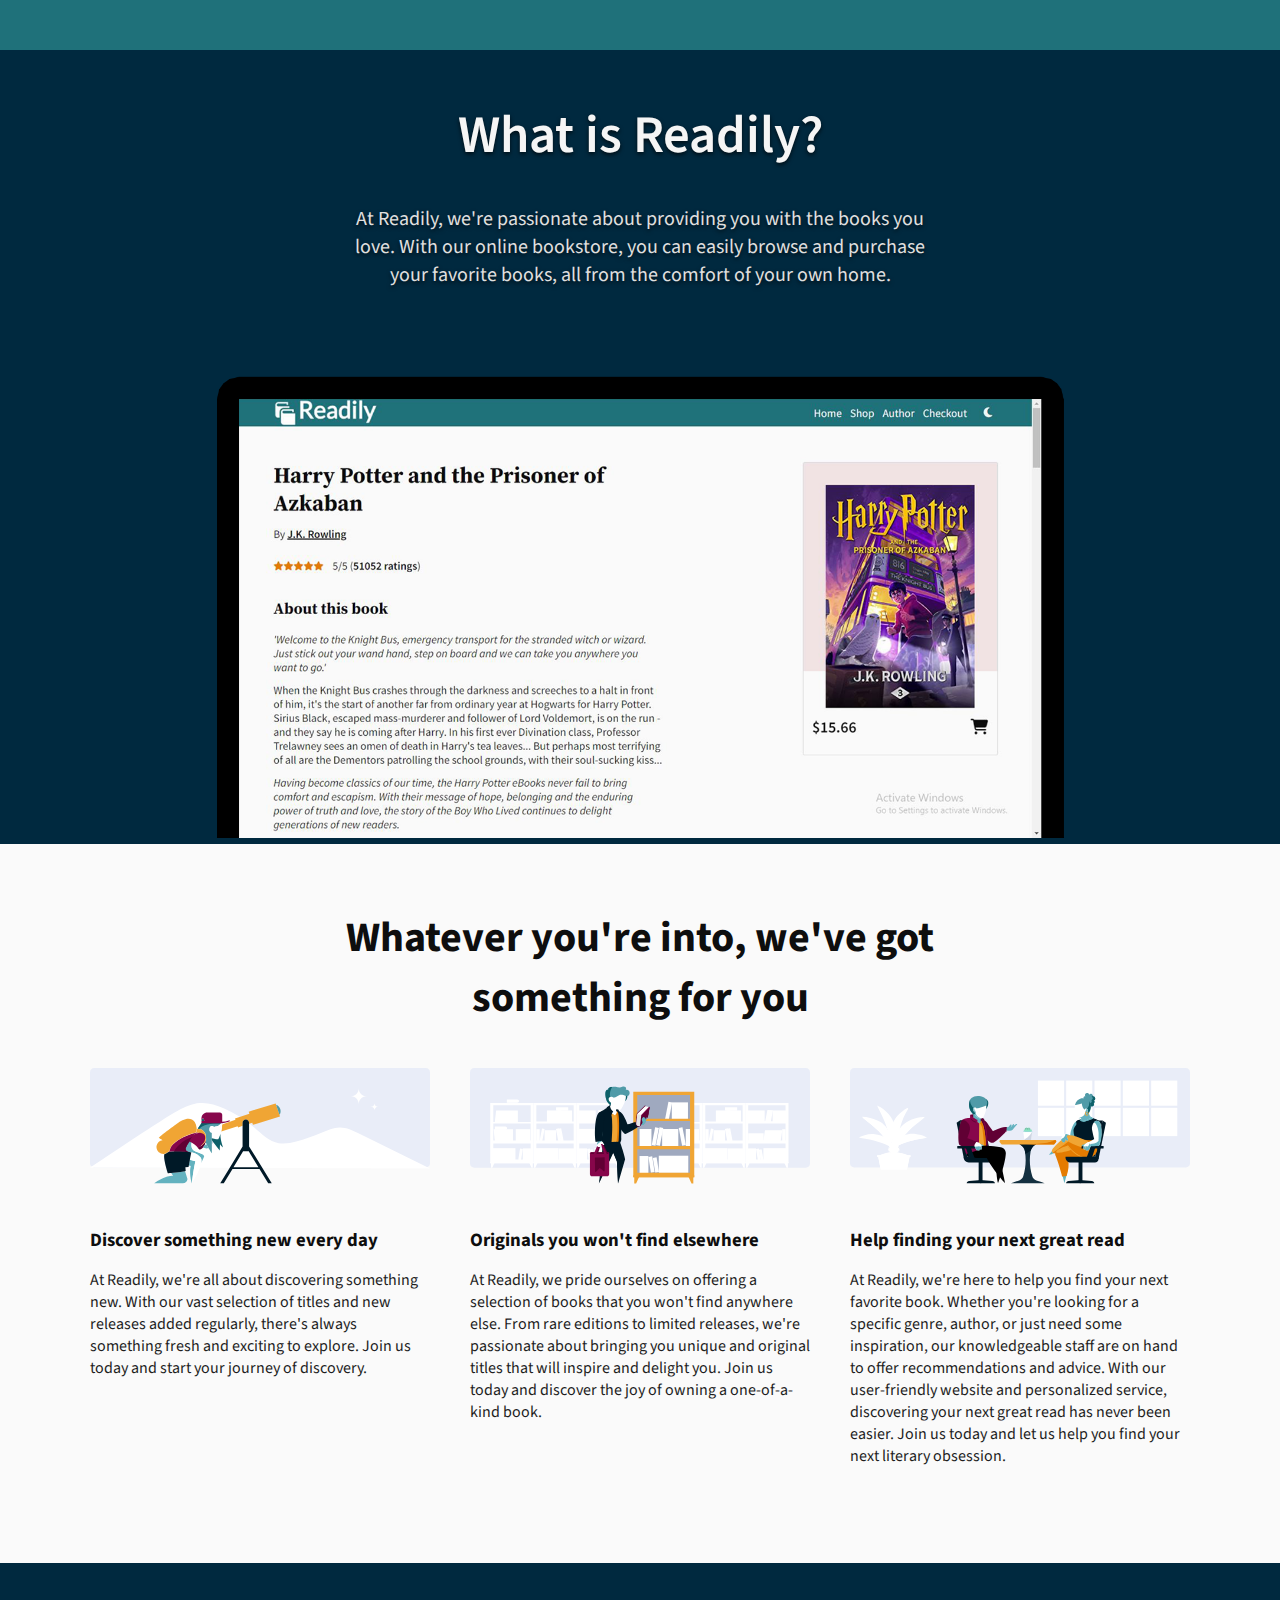
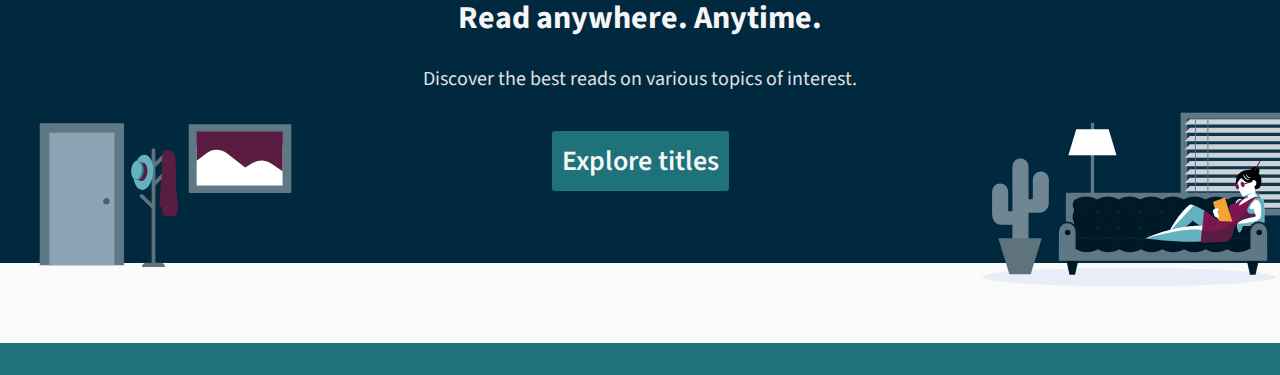
<file: index.html>
<!DOCTYPE html>
<html lang="en">
<head>
    <meta charset="UTF-8">
    <meta http-equiv="X-UA-Compatible" content="IE=edge">
    <meta name="viewport" content="width=device-width, initial-scale=1.0">

    <meta name="author" content="mailto:nikola.samardzic.54.21@ict.edu.rs"/>
    <meta name="keywords" content="Readily, books, online bookstore, fiction, non-fiction, mystery, romance, travel, children's books, self-improvement, business and economics, technology and science, history, cooking"/>
    <meta name="copyright" content="Readily 2022"/>
    <meta name="language" content="english"/>
    <meta name="description" content="Our mission is to provide a wide selection of books and connect book lovers with their favorite authors and stories. We strive to offer a seamless and enjoyable online shopping experience, helping our customers discover new titles and rediscover old favorites."/>

    <!--Favicon-->
    <link rel="shortcut icon" href="assets/images/favicon.ico" sizes="16x16" />

    <!--Fonts-->
    <link rel="preconnect" href="https://fonts.googleapis.com" />
    <link rel="preconnect" href="https://fonts.gstatic.com" crossorigin />
    <link href="https://fonts.googleapis.com/css2?family=Source+Sans+Pro:ital,wght@0,400;0,600;0,700;0,900;1,400;1,600;1,700&family=Source+Serif+Pro:ital,wght@0,400;0,600;0,700;0,900;1,400;1,600;1,700&display=swap" rel="stylesheet" />

    <!--Icons-->
    <link rel="stylesheet" href="https://cdnjs.cloudflare.com/ajax/libs/font-awesome/6.2.1/css/all.min.css" integrity="sha512-MV7K8+y+gLIBoVD59lQIYicR65iaqukzvf/nwasF0nqhPay5w/9lJmVM2hMDcnK1OnMGCdVK+iQrJ7lzPJQd1w==" crossorigin="anonymous" referrerpolicy="no-referrer" />


    <link rel="stylesheet" href="assets/css/style.css" />
    <title>Home | Readily</title>
</head>
<body>

    <header >

        <div id="header" class="wrapper">

        </div>

    </header>

    <div class="phone-nav" id="phone-nav-id">
        
    </div>

    <div id="eror-msg-container">
        <p id="error-msg-text"></p>
    </div>

    <section id="about-readily">
        <h1>What is Readily?</h1>
        <div id="about-container">
            <p>At Readily, we're passionate about providing you with the books you love. With our online bookstore, you can easily browse and purchase your favorite books, all from the comfort of your own home.</p>

        </div>
        <div id="img-placeholder">
            <img src="assets/images/readily.png" class="set-brightness" alt="readily website picture">
        </div>
    </section>
    <div id="angle-down">
        <div id="position"></div>
        <a href="index.html#position">
            <i id="scroll-down" class="fa-solid fa-angle-down"></i>
        </a>

    </div>
    <section id="introduction" class="wrapper">
        <div id="introduction-heading-container">
            <h2>Whatever you're into, we've got <br> something for you</h2>
        </div>

        <article id="article1">  
            <img src="assets/images/introduction/discover.svg" alt="discover something new image" class="svg" />
            <h3>Discover something new every day</h3>
            <p>At Readily, we're all about discovering something new. With our vast selection of titles and new releases added regularly, there's always something fresh and exciting to explore. Join us today and start your journey of discovery.</p>
        </article>

        <article id="article2">  
            <img src="assets/images/introduction/originals.svg" alt="minimalistic image for original books"class="svg" />
            <h3>Originals you won't find elsewhere</h3>
            <p>At Readily, we pride ourselves on offering a selection of books that you won't find anywhere else. From rare editions to limited releases, we're passionate about bringing you unique and original titles that will inspire and delight you. Join us today and discover the joy of owning a one-of-a-kind book.</p>
        </article>

        <article id="article3">  
            <img src="assets/images/introduction/help.svg" alt="helping with chooseing book image"class="svg" />
            <h3>Help finding your next great read</h3>
            <p>At Readily, we're here to help you find your next favorite book. Whether you're looking for a specific genre, author, or just need some inspiration, our knowledgeable staff are on hand to offer recommendations and advice. With our user-friendly website and personalized service, discovering your next great read has never been easier. Join us today and let us help you find your next literary obsession.</p>
        </article>
    </section>


    <section id="discover">
        <img class="svg" id="discover-img-1" src="assets/images/introduction/door.svg" alt="descriptive image" />
        <img class="svg" id="discover-img-2" src="assets/images/introduction/bed.svg" alt="descriptive image" />

        <div id="discover-container">
            <h2>Read anywhere. Anytime.</h2>
            <p>Discover the best reads on various topics of interest.</p>
            <a href="pages/shop.html">Explore titles</a>
        </div>
    </section>


    <section id="suggested-books" class="wrapper section-articles">

    </section>

    <section id="bestselling-books" class="wrapper section-articles">

    </section>

    <section id="popular-categories" class="wrapper section-articles">

    </section>

    <footer>
        <div id="footer" class="wrapper">

        </div>

    </footer>

    <script src="https://code.jquery.com/jquery-3.6.3.js" integrity="sha256-nQLuAZGRRcILA+6dMBOvcRh5Pe310sBpanc6+QBmyVM=" crossorigin="anonymous"></script>
    <script type="text/javascript" src="assets/js/main.js"></script>
</body>
</html>
</file>
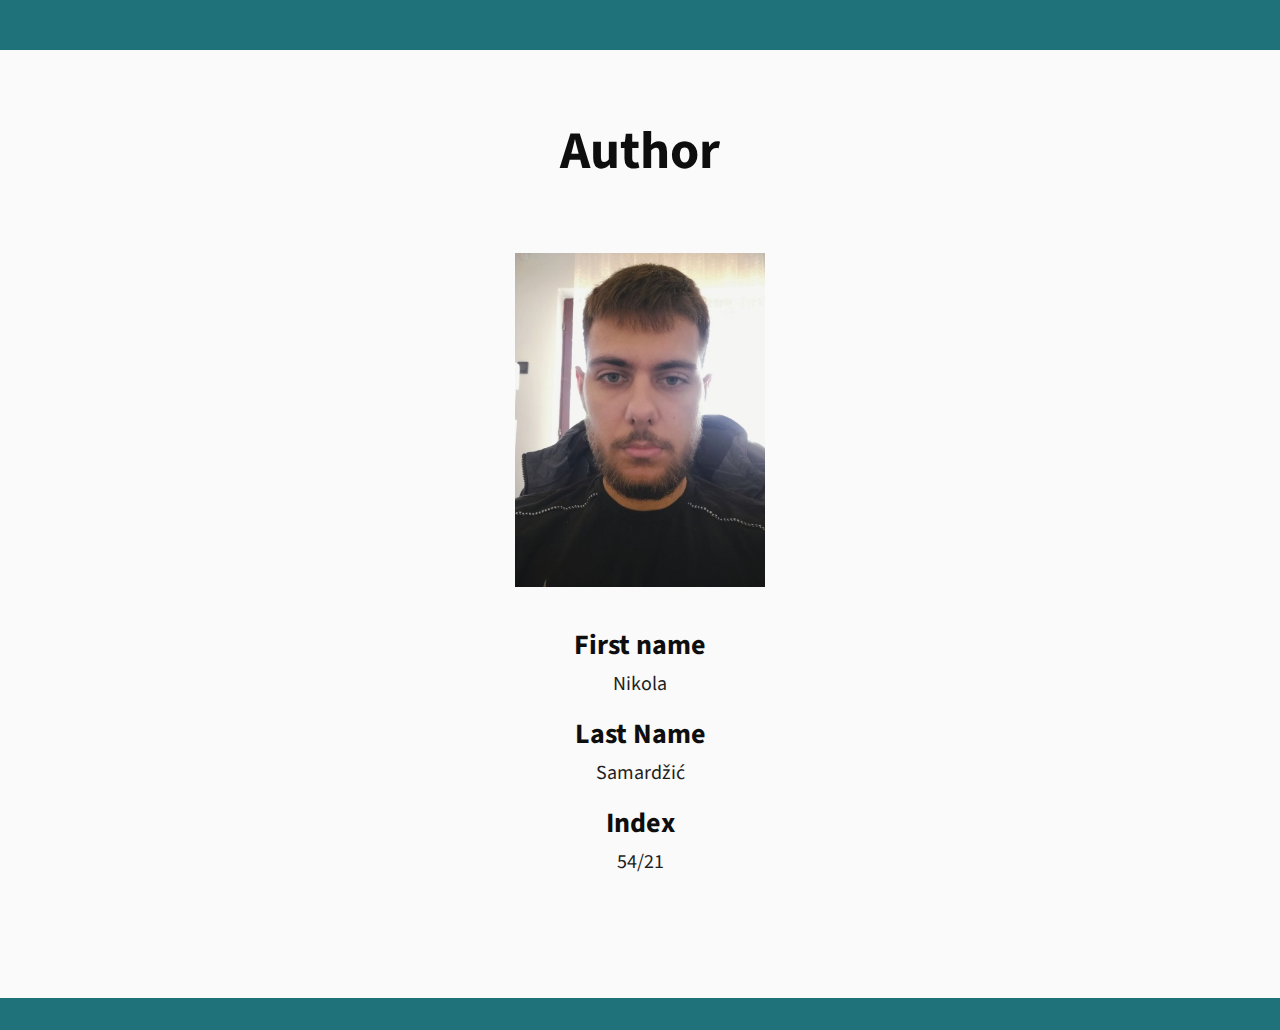
<file: pages/author.html>
<!DOCTYPE html>
<html lang="en">
<head>
    <meta charset="UTF-8">
    <meta http-equiv="X-UA-Compatible" content="IE=edge">
    <meta name="viewport" content="width=device-width, initial-scale=1.0">
    
    <meta name="author" content="mailto:nikola.samardzic.54.21@ict.edu.rs"/>
    <meta name="keywords" content="Readily, books, online bookstore, fiction, non-fiction, mystery, romance, travel, children's books, self-improvement, business and economics, technology and science, history, cooking"/>
    <meta name="copyright" content="Readily 2022"/>
    <meta name="language" content="english"/>

    <!--Favicon-->
    <link rel="shortcut icon" href="../assets/images/favicon.ico" sizes="16x16" />

    <!--Fonts-->
    <link rel="preconnect" href="https://fonts.googleapis.com" />
    <link rel="preconnect" href="https://fonts.gstatic.com" crossorigin />
    <link href="https://fonts.googleapis.com/css2?family=Source+Sans+Pro:ital,wght@0,400;0,600;0,700;0,900;1,400;1,600;1,700&family=Source+Serif+Pro:ital,wght@0,400;0,600;0,700;0,900;1,400;1,600;1,700&display=swap" rel="stylesheet" />

    <!--Icons-->
    <link rel="stylesheet" href="https://cdnjs.cloudflare.com/ajax/libs/font-awesome/6.2.1/css/all.min.css" integrity="sha512-MV7K8+y+gLIBoVD59lQIYicR65iaqukzvf/nwasF0nqhPay5w/9lJmVM2hMDcnK1OnMGCdVK+iQrJ7lzPJQd1w==" crossorigin="anonymous" referrerpolicy="no-referrer" />


    <link rel="stylesheet" href="../assets/css/style.css" />
    
    <title>Author | Readily</title>
</head>
<body>
    <header >

        <div id="header" class="wrapper">
            
        </div>

        <div class="phone-nav" id="phone-nav-id">
        
        </div>

    </header>

    <section id="author-section">

        <h1>Author</h1>

        <div id="img-container" class="set-brightness">
            <img src="../assets/images/author/author.jpg" alt="author"/>
        </div>


        <h2>First name</h2>
        <p>Nikola</p>

        <h2>Last Name</h2>
        <p>Samardžić</p>

        <h2>Index</h2>
        <p>54/21</p>

    </section>

    <footer>
        <div id="footer" class="wrapper">

        </div>

    </footer>
    <script src="https://code.jquery.com/jquery-3.6.3.js" integrity="sha256-nQLuAZGRRcILA+6dMBOvcRh5Pe310sBpanc6+QBmyVM=" crossorigin="anonymous"></script>
    <script type="text/javascript" src="../assets/js/main.js"></script>
    
</body>
</html>
</file>
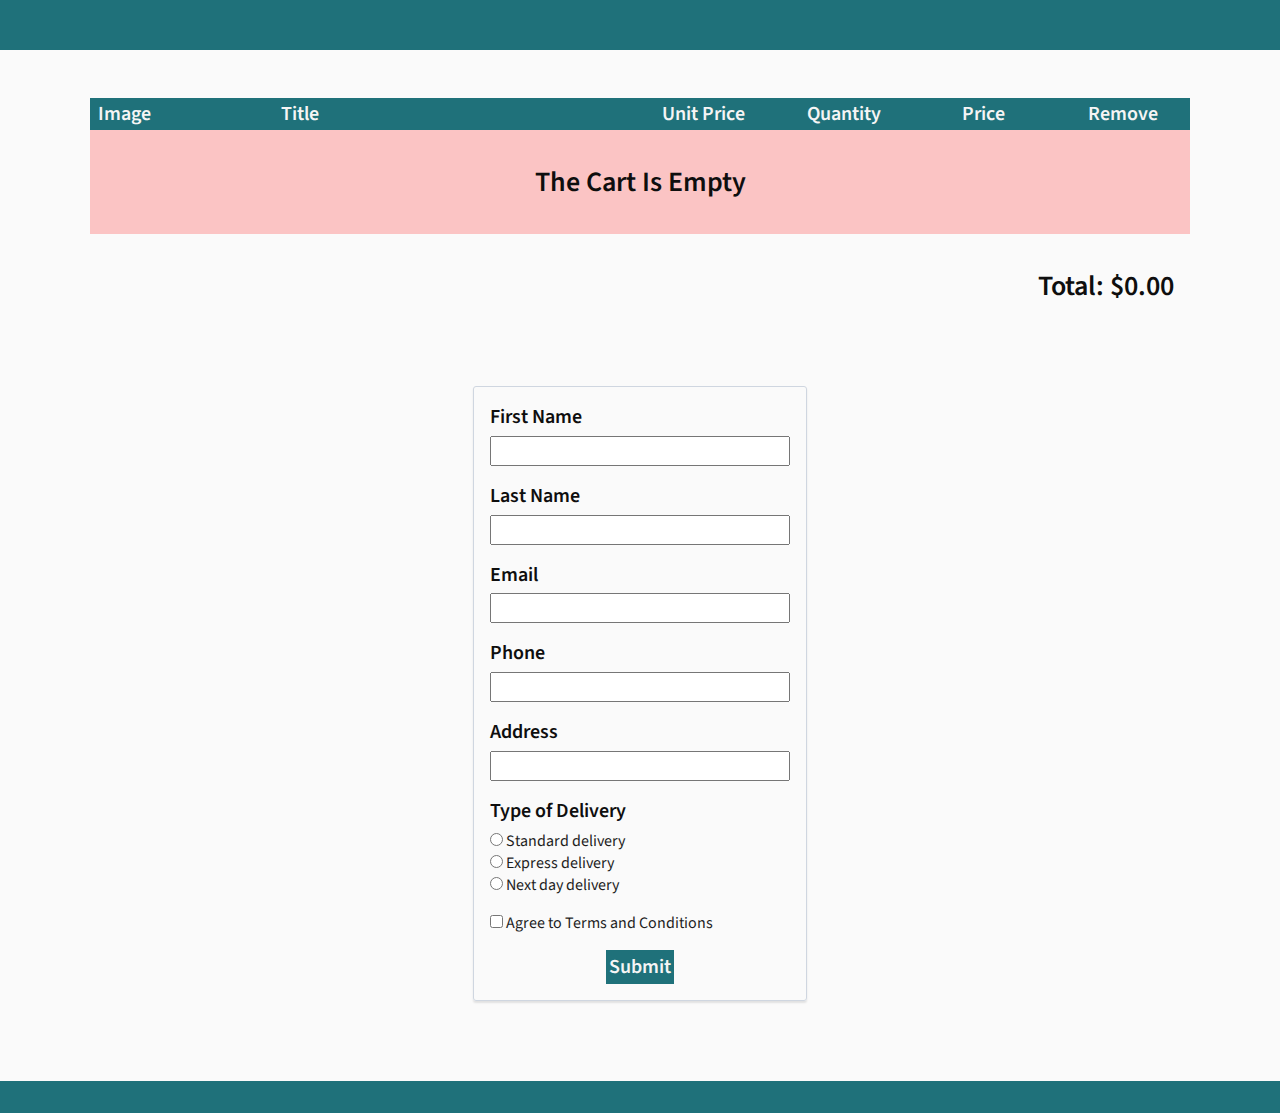
<file: pages/checkout.html>
<!DOCTYPE html>
<html lang="en">
<head>
    <meta charset="UTF-8">
    <meta http-equiv="X-UA-Compatible" content="IE=edge">
    <meta name="viewport" content="width=device-width, initial-scale=1.0">

    <meta name="author" content="mailto:nikola.samardzic.54.21@ict.edu.rs"/>
    <meta name="keywords" content="Readily, books, online bookstore, fiction, non-fiction, mystery, romance, travel, children's books, self-improvement, business and economics, technology and science, history, cooking"/>
    <meta name="copyright" content="Readily 2022"/>
    <meta name="language" content="english"/>
    <meta name="description" content="The checkout page is the final step of your purchase. Here, you can review your items, provide delivery information, and securely complete your transaction. Make sure all details are correct before submitting your order. Thank you for shopping with us!"/>
    
    <!--Favicon-->
    <link rel="shortcut icon" href="../assets/images/favicon.ico" sizes="16x16" />

    <!--Fonts-->
    <link rel="preconnect" href="https://fonts.googleapis.com" />
    <link rel="preconnect" href="https://fonts.gstatic.com" crossorigin />
    <link href="https://fonts.googleapis.com/css2?family=Source+Sans+Pro:ital,wght@0,400;0,600;0,700;0,900;1,400;1,600;1,700&family=Source+Serif+Pro:ital,wght@0,400;0,600;0,700;0,900;1,400;1,600;1,700&display=swap" rel="stylesheet" />

    <!--Icons-->
    <link rel="stylesheet" href="https://cdnjs.cloudflare.com/ajax/libs/font-awesome/6.2.1/css/all.min.css" integrity="sha512-MV7K8+y+gLIBoVD59lQIYicR65iaqukzvf/nwasF0nqhPay5w/9lJmVM2hMDcnK1OnMGCdVK+iQrJ7lzPJQd1w==" crossorigin="anonymous" referrerpolicy="no-referrer" />


    <link rel="stylesheet" href="../assets/css/style.css" />
    
    <title>Checkout | Readily</title>
</head>
<body>
    <header >

        <div id="header" class="wrapper">
            
        </div>

        <div class="phone-nav" id="phone-nav-id">
        
        </div>

    </header>

    <section id="cart-items" class="wrapper">
        <div id="table-container">

            <table>
                <thead>
                    <tr>
                        <td class="td-image">Image</td>
                        <td class="td-title">Title</td>
                        <td class="td-unit-price">Unit Price</td>
                        <td class="td-quantity">Quantity</td>
                        <td class="td-price">Price</td>
                        <td class="td-remove">Remove</td>
                    </tr>
                </thead>
                <tbody>  
                </tbody>
            </table>

            <div id="empty">
                <p>The Cart Is Empty</p>
            </div>
        </div>

        <div id="total-price-container">
            <p id="total-price">Total: $0.00</p>
        </div>
    </section>

    <section id="form">

        <form id="delivery-form"  method="post" name="delivery-form" action="form.php">
            <label for="first-name" class="form-heading">First Name</label>
            <input id="first-name" type="text">
            <p class="error-msg" id="first-name-error">Incorrect format (ex. Jhon)</p>

            <label for="last-name" class="form-heading">Last Name</label>
            <input id="last-name" type="text">
            <p class="error-msg" id="last-name-error">Incorrect format (ex. Smith)</p>

            <label for="email-input" class="form-heading">Email</label>
            <input id="email-input" type="email">
            <p class="error-msg" id="email-error">Incorrect format (ex. jhonsmith@gmail.com)</p>

            <label for="phone-input" class="form-heading">Phone</label>
            <input id="phone-input" type="text">
            <p class="error-msg" id="phone-error">Complete phone number</p>

            <label for="address-input" class="form-heading">Address</label>
            <input id="address-input" type="text">
            <p class="error-msg" id="address-error">Incorrect format (ex. 123 Main Street)</p>

            <p id="delivery-type" class="form-heading">Type of Delivery</p>
            <div class="radio-container">
                <input type="radio" id="standard" value="standard" name="radio-delivery" >
                <label for="standard">Standard delivery</label>
            </div>
            <div class="radio-container">
                <input type="radio" id="express" value="express" name="radio-delivery">
                <label for="express">Express delivery</label>
            </div>
            <div class="radio-container">
                <input type="radio" id="next-day" value="next-day" name="radio-delivery">
                <label for="next-day">Next day delivery</label>
            </div>
            <p class="error-msg" id="radio-error">You need to select type of delivery</p>



            <div class="radio-container" id="agree-radio-container">
                <input type="checkbox" value="agree" name="terms" id="terms">
                <label for="terms">Agree to Terms and Conditions</label>
                <p class="error-msg" id="term-error">Agree to terms to submit</p>
                <p class="error-msg" id="card-empty-msg">The cart is empty</p>
            </div>

            <div id="button-container">
                <button id="form-button">Submit</button>
            </div>


        </form>
    </section>

    <footer>
        <div id="footer" class="wrapper">

        </div>

    </footer>
    <script src="https://code.jquery.com/jquery-3.6.3.js" integrity="sha256-nQLuAZGRRcILA+6dMBOvcRh5Pe310sBpanc6+QBmyVM=" crossorigin="anonymous"></script>
    <script type="text/javascript" src="../assets/js/main.js"></script>
    
</body>
</html>
</file>
<file: assets/css/style.css>
*, ::before, ::after {
  box-sizing: border-box;
  scroll-behavior: smooth;
  padding: 0px;
  margin: 0px;
}

:hover, :active {
  box-sizing: border-box;
}

* {
  font-family: "Source Sans Pro";
}

@keyframes changing-position-entering {
  0% {
    right: -120%;
  }
  100% {
    right: 0;
  }
}
@keyframes changing-position-leaving {
  0% {
    right: 0;
  }
  100% {
    right: -120%;
  }
}
@keyframes changing-blur {
  0% {
    opacity: 1;
    filter: blur(0px);
  }
  100% {
    opacity: 0.85;
    filter: blur(7px);
  }
}
@keyframes un-blur {
  0% {
    opacity: 0.85;
    filter: blur(7px);
  }
  100% {
    opacity: 1;
    filter: blur(0px);
  }
}
body {
  --bg-article-0:#cfbcbc;
  --bg-article-1:#f1e3e3;
  --bg-article-2:#cfd6e0;
  --bg-article-3:#f1f0f0;
  --bg-article-4:#becab4;
  --bg-article-5:#dff0d8;
  --bg-article-6:#fcf1d9;
  --bg-article-7:#b7c9cc;
  --bg-article-8:#b9abb9;
  --bg-article-9:#e9e5c6;
}

body.dark-mode {
  --bg-article-0:hsl(0, 17%, 57%);
  --bg-article-1:hsl(0, 33%, 72%);
  --bg-article-2:hsl(215, 22%, 65%);
  --bg-article-3:hsl(0, 3%, 74%);
  --bg-article-4:hsl(93, 17%, 55%);
  --bg-article-5:hsl(103, 44%, 69%);
  --bg-article-6:hsl(41, 50%, 67%);
  --bg-article-7:hsl(189, 17%, 56%);
  --bg-article-8:hsl(300, 9%, 50%);
  --bg-article-9:hsl(53, 44%, 65%);
}

.bg-article-color-0 {
  background: linear-gradient(to bottom, var(--bg-article-0) 85%, transparent 15%);
}

.bg-article-color-1 {
  background: linear-gradient(to bottom, var(--bg-article-1) 85%, transparent 15%);
}

.bg-article-color-2 {
  background: linear-gradient(to bottom, var(--bg-article-2) 85%, transparent 15%);
}

.bg-article-color-3 {
  background: linear-gradient(to bottom, var(--bg-article-3) 85%, transparent 15%);
}

.bg-article-color-4 {
  background: linear-gradient(to bottom, var(--bg-article-4) 85%, transparent 15%);
}

.bg-article-color-5 {
  background: linear-gradient(to bottom, var(--bg-article-5) 85%, transparent 15%);
}

.bg-article-color-6 {
  background: linear-gradient(to bottom, var(--bg-article-6) 85%, transparent 15%);
}

.bg-article-color-7 {
  background: linear-gradient(to bottom, var(--bg-article-7) 85%, transparent 15%);
}

.bg-article-color-8 {
  background: linear-gradient(to bottom, var(--bg-article-8) 85%, transparent 15%);
}

.bg-article-color-9 {
  background: linear-gradient(to bottom, var(--bg-article-9) 85%, transparent 15%);
}

:root {
  --text-color-heading-const:#f5f5f5;
  --text-color-regular-const:#e0e0e0;
  --background-color-const: #00293f;
  --background-color-header-const: hsl(186, 59%, 30%);
  --background-color-hover-const:hsl(186, 62%, 22%);
  --text-shadow-const:rgb(0 0 0 / 70%);
  --text-color-heading:#0e0e0e;
  --text-color-regular:#1e1e1e;
  --text-color-geen: hsl(186, 62%, 32%);
  --background-color: #fafafa;
  --star-orange: #e47b01;
  --gray-text-color: #596280;
  --gray-bg-color: rgba(255, 255, 255, 0);
  --gray-bg-color-hover:rgba(13, 13, 13, 0);
  --border-book-shadow: #e3e6ef;
  --bg--button:#fafafa;
  --bg-button-hover: hsl(184, 46%, 93%);
  --button-angle: #fafafa;
  --category-outline-hover:#b7bdc9;
  --category-outline:#cfd6e0;
  --remove-button-bg: rgba(255, 255, 255, 0);
  --remove-button-bg-hover: rgb(224, 224, 224);
  --table-tr-bg:rgb(239, 239, 239);
  --table-tr-hover: #dfdfdfab;
}

.light-mode {
  --text-color-heading:#0e0e0e;
  --text-color-regular:#1e1e1e;
  --text-color-geen: hsl(186, 62%, 32%);
  --background-color: #fafafa;
  --star-orange: #e47b01;
  --gray-text-color: #596280;
  --gray-bg-color: rgba(255, 255, 255, 0);
  --gray-bg-color-hover:rgba(13, 13, 13, 0);
  --border-book-shadow: #e3e6ef;
  --bg--button:#fafafa;
  --bg-button-hover: #e4f4f5;
  --button-angle: #fafafa;
  --category-outline-hover:#b7bdc9;
  --category-outline:#cfd6e0;
  --remove-button-bg: rgba(255, 255, 255, 0);
  --remove-button-bg-hover: rgb(224, 224, 224);
  --table-tr-bg:rgb(239, 239, 239);
  --table-tr-hover: #dfdfdfab;
}

.dark-mode {
  --text-color-heading:#f5f5f5;
  --text-color-regular:#e0e0e0;
  --text-color-geen: hsl(186, 62%, 42%);
  --background-color: #121212;
  --star-orange: #e38e2c;
  --gray-text-color: hsl(226, 18%, 63%);
  --gray-bg-color:#1b1b1b;
  --gray-bg-color-hover:hsl(0, 0%, 9%);
  --border-book-shadow: #e3e6ef00;
  --bg--button:#1b1b1b;
  --bg-button-hover: #052016;
  --button-angle: #fafafa;
  --category-outline-hover:hsla(186, 62%, 42%, 0);
  --category-outline:hsla(186, 62%, 32%, 0);
  --remove-button-bg: rgb(36, 36, 36);
  --remove-button-bg-hover: rgb(12, 12, 12);
  --table-tr-bg:rgb(28, 28, 28);
  --table-tr-hover: #222222ab;
}
.dark-mode .svg {
  filter: brightness(80%);
}
.dark-mode .set-brightness {
  filter: brightness(85%);
}

.text-bold {
  font-weight: 600;
}

.text-italic {
  font-style: italic;
}

a {
  text-decoration: none;
}

ul {
  list-style: none;
}

body {
  min-height: 100vh;
  max-height: -moz-fit-content;
  max-height: fit-content;
  background-color: var(--background-color);
}

.pre-loader {
  overflow-y: hidden;
}

.wrapper {
  width: 1300px;
  margin: 0 auto;
}
@media (max-width: 1400px) {
  .wrapper {
    width: 1100px;
  }
}
@media (max-width: 1200px) {
  .wrapper {
    width: 100%;
    padding-left: 10px;
    padding-right: 10px;
  }
}

header {
  position: sticky;
  top: 0;
  height: 50px;
  background-color: var(--background-color-header-const);
  width: 100%;
  z-index: 10;
  display: grid;
  grid-template-columns: 1fr;
  grid-template-rows: 1fr;
}

#header {
  display: grid;
  grid-template-rows: 1fr;
  grid-template-columns: auto 1fr auto auto;
  grid-template-areas: "logo . links icons";
}
#header a {
  color: var(--text-color-heading-const);
  align-self: center;
  height: 50px;
  grid-area: logo;
}
#header a img {
  height: 50px;
}
#header ul {
  display: grid;
  grid-auto-flow: column;
  grid-area: links;
  gap: 15px;
}
@media (max-width: 650px) {
  #header ul {
    display: none;
  }
}
#header ul #active-link::after {
  width: 100%;
}
#header ul a {
  display: grid;
  align-items: center;
  font-size: 1.25rem;
  position: relative;
}
#header ul a::after {
  content: "";
  position: absolute;
  bottom: 0;
  left: 0;
  width: 0%;
  height: 4px;
  background-color: var(--text-color-heading-const);
  transition: width 0.3s;
}
#header ul a:hover::after {
  width: 100%;
}
#header #icons-container {
  color: var(--text-color-heading-const);
  grid-area: icons;
  display: grid;
  align-items: center;
  grid-auto-flow: column;
  grid-template-columns: 25px;
  gap: 15px;
  padding-left: 30px;
  font-size: 1.25rem;
}
#header #icons-container i {
  font-size: 1.25rem;
}
#header #icons-container i:hover {
  cursor: pointer;
}
#header #icons-container #menu-icon-open {
  display: none;
}
@media (max-width: 650px) {
  #header #icons-container #menu-icon-open {
    display: block;
  }
}

.phone-nav {
  display: none;
  position: fixed;
  z-index: 16;
  top: 0;
  bottom: 0;
  right: 0;
  background-color: var(--background-color-header-const);
}
.phone-nav i {
  position: absolute;
  top: 5px;
  right: 10px;
  color: white;
  font-size: 2rem;
}
.phone-nav i:hover {
  cursor: pointer;
}

@media (max-width: 768px) {
  .display-phone-nav {
    display: grid;
    width: 100%;
    align-items: center;
    justify-items: center;
  }
  .display-phone-nav a {
    text-align: center;
    font-size: 1.75rem;
    color: var(--text-color-heading-const);
  }
  .display-phone-nav li {
    display: grid;
    margin-bottom: 1rem;
  }
}

.nav-entering {
  right: 0;
  animation: changing-position-entering 0.5s;
}

.nav-leaving {
  right: -120%;
  animation: changing-position-leaving 0.5s;
}

footer {
  width: 100%;
  padding: 1rem 0;
  background-color: var(--background-color-header-const);
}

#footer {
  display: grid;
  grid-template-rows: 1fr;
  grid-template-columns: max-content max-content max-content;
  justify-content: space-between;
  align-items: center;
}
@media (max-width: 768px) {
  #footer {
    grid-template-columns: 1fr;
    grid-template-rows: auto auto auto;
    justify-content: center;
    text-align: center;
    gap: 1rem;
  }
}
#footer a {
  font-size: 1.25rem;
  color: var(--text-color-heading-const);
  font-weight: 600;
}
#footer a:hover {
  color: var(--text-color-regular-const);
}

.blur {
  animation: changing-blur 0.4s forwards;
}

.un-blur {
  animation: un-blur 0.4s forwards;
}

.choosing-categories-section {
  position: fixed;
  top: 0;
  width: 100%;
  height: 100%;
  z-index: 20;
  display: grid;
  justify-content: center;
  align-items: center;
}

.choosing-categories-container {
  background-color: var(--background-color);
  padding: 0.5rem;
  width: 1000px;
  max-height: 500px;
  overflow-y: scroll;
  z-index: 23;
  justify-content: center;
  align-items: center;
  display: grid;
  grid-template-rows: max-content max-content max-content max-content;
  grid-template-columns: 280px 280px 280px;
  grid-template-areas: "title title title";
  gap: 20px;
}
@media (max-width: 1200px) {
  .choosing-categories-container {
    width: 700px;
    grid-template-rows: max-content max-content max-content max-content max-content max-content;
    grid-template-columns: 280px 280px;
    grid-template-areas: "title title";
  }
}
@media (max-width: 768px) {
  .choosing-categories-container {
    width: 320px;
    grid-template-rows: max-content max-content max-content max-content max-content max-content max-content max-content max-content max-content max-content;
    grid-template-columns: 280px;
    grid-template-areas: "title";
  }
}
.choosing-categories-container h2 {
  text-align: center;
  grid-area: title;
  color: var(--text-color-heading);
}
.choosing-categories-container article {
  position: relative;
}
.choosing-categories-container article:hover {
  padding: 10px;
  border-width: 1px;
  border-color: var(--category-outline);
}

.category-checkbox-choose {
  position: absolute;
  top: -1px;
  bottom: -1px;
  left: -1px;
  right: -1px;
  z-index: 25;
  -webkit-appearance: unset;
     -moz-appearance: unset;
          appearance: unset;
}
.category-checkbox-choose:checked {
  border: 4px solid var(--text-color-geen);
}

#about-readily {
  display: grid;
  justify-content: center;
  height: auto;
  padding-top: 3rem;
  background-color: var(--background-color-const);
  text-align: center;
  text-shadow: 0 2px 4px var(--text-shadow-const);
}
#about-readily h1 {
  color: var(--text-color-heading-const);
  font-size: 3.3rem;
  font-weight: 600;
  margin-bottom: 2rem;
}
#about-readily #about-container {
  width: 600px;
  justify-self: center;
  margin-bottom: 5rem;
}
#about-readily #about-container p {
  color: var(--text-color-regular-const);
  font-size: 1.25rem;
}
@media (max-width: 650px) {
  #about-readily #about-container {
    width: 100%;
  }
}
#about-readily #img-placeholder {
  justify-self: center;
  width: 850px;
  height: auto;
  position: relative;
}
#about-readily #img-placeholder img {
  width: 100%;
}
@media (max-width: 940px) {
  #about-readily #img-placeholder {
    width: 600px;
  }
}
@media (max-width: 650px) {
  #about-readily #img-placeholder {
    width: 550px;
  }
}
@media (max-width: 576px) {
  #about-readily #img-placeholder {
    width: 300px;
  }
}

#angle-down {
  position: relative;
  margin-bottom: 3rem;
  padding-top: 1rem;
  display: grid;
  justify-content: center;
  align-items: center;
  font-size: 1.75rem;
  font-weight: 800;
}
#angle-down #position {
  position: absolute;
  top: -45px;
}
#angle-down a {
  color: var(--text-color-regular);
}
#angle-down #scroll-down:hover {
  cursor: pointer;
}

#introduction {
  margin-bottom: 3rem;
  display: grid;
  grid-template-rows: auto auto;
  grid-template-columns: 1fr 1fr 1fr;
  gap: 40px;
  grid-template-areas: "heading heading heading" "article1 article2 article3";
}
@media (max-width: 768px) {
  #introduction {
    grid-template-columns: 1fr;
    grid-template-rows: auto auto auto auto;
    grid-template-areas: "heading" "article1" "article2" "article3";
  }
}
#introduction h3, #introduction h2 {
  color: var(--text-color-heading);
}
#introduction p {
  margin-bottom: 3rem;
  color: var(--text-color-regular);
}
#introduction #introduction-heading-container {
  grid-area: heading;
  text-align: center;
  font-size: 1.75rem;
}
@media (max-width: 768px) {
  #introduction #introduction-heading-container br {
    display: none;
  }
}
#introduction article h3 {
  margin-bottom: 1rem;
}
#introduction #article1 {
  grid-area: article1;
}
#introduction #article2 {
  grid-area: article2;
}
#introduction #article3 {
  grid-area: article3;
}

#discover {
  position: relative;
  height: 300px;
  width: 100%;
  background-color: var(--background-color-const);
  display: grid;
  justify-content: center;
}
#discover #discover-container {
  text-align: center;
}
#discover #discover-container h2, #discover #discover-container a {
  color: var(--text-color-heading-const);
}
#discover #discover-container p {
  color: var(--text-color-regular-const);
}
#discover #discover-container h2 {
  margin-top: 2rem;
  margin-bottom: 1.5rem;
  font-size: 2rem;
}
#discover #discover-container p {
  font-size: 1.25rem;
  margin-bottom: 3rem;
}
#discover #discover-container a {
  font-weight: 600;
  background-color: var(--background-color-header-const);
  padding: 10px;
  border-radius: 3px;
  font-size: 1.75rem;
}
#discover #discover-container a:hover {
  background-color: var(--background-color-hover-const);
}
#discover #discover-img-1 {
  position: absolute;
  bottom: -30px;
  left: 0;
  height: 200px;
}
#discover #discover-img-2 {
  position: absolute;
  bottom: -30px;
  right: 0;
  height: 200px;
}

#suggested-books {
  margin-top: 5rem;
}

.section-articles {
  position: relative;
  margin-bottom: 5rem;
}
@media (max-width: 1200px) {
  .section-articles {
    width: 85%;
    margin: 0 auto;
    margin-bottom: 5rem;
  }
}
.section-articles h2 {
  font-family: "Source Serif Pro";
  color: var(--text-color-heading);
  margin-bottom: 2rem;
}

.article-container {
  overflow-x: auto;
  display: grid;
  grid-auto-flow: column;
  grid-template-rows: auto;
}
.article-container::-webkit-scrollbar {
  display: none;
}

.article-book-container {
  grid-auto-columns: 180px;
  gap: 40px;
}

.dark-mode .article-category-container article:hover {
  border: 1px solid transparent;
  padding: 10px !important;
}

.article-category-container {
  grid-auto-columns: 250px;
  gap: 20px;
}

.article-category {
  border: 1px solid var(--category-outline);
  background-color: var(--gray-bg-color);
  border-radius: 3px;
  height: 85px;
  position: relative;
  overflow: hidden;
  display: grid;
  grid-template-rows: 1fr;
  grid-template-columns: auto max-content;
  gap: 20px;
  padding: 10px;
  font-weight: 600;
  color: var(--text-color-heading);
}
.article-category:hover {
  padding: 9px;
  border: 2px solid var(--category-outline-hover);
  background-color: var(--gray-bg-color-hover);
}
.article-category a {
  z-index: 2;
  position: absolute;
  top: 0;
  bottom: 0;
  right: 0;
  left: 0;
}
.article-category img {
  z-index: 1;
  width: 80px;
  box-shadow: 0 6px 15px rgba(0, 0, 0, 0.15);
  transform: rotate(18deg);
  border-radius: 2px;
  position: relative;
  top: 10px;
  right: 20px;
}

.article-author-container {
  grid-auto-columns: 180px;
  gap: 40px;
}

.article-div-img-container {
  border-radius: 3px 3px 0 0;
  width: 100%;
  height: 220px;
  display: grid;
  justify-content: center;
  align-items: end;
}
.article-div-img-container img {
  height: 200px;
  max-width: 170px;
  box-shadow: 0 6px 6px rgba(0, 0, 0, 0.35);
}

.article-book {
  display: grid;
  grid-template-columns: 1fr;
  grid-template-rows: max-content auto;
  position: relative;
  border: 1px solid var(--border-book-shadow);
  background-color: var(--gray-bg-color);
}
.article-book:hover > .link-to-single-a-book {
  box-shadow: 0 2px 10px rgba(0, 0, 0, 0.1);
}
.article-book:hover {
  background-color: var(--gray-bg-color-hover);
}
.article-book h3 {
  font-weight: 600;
  color: var(--text-color-heading);
  font-size: 1.25rem;
  line-height: 1.3;
}
.article-book .author-link {
  font-size: 1rem;
  line-height: 1.5;
  color: var(--text-color-geen);
  font-weight: bold;
  position: relative;
  z-index: 4;
  padding: 3px 0;
}
.article-book .author-link:hover {
  color: var(--background-color-hover-const);
}

.link-to-single-a-book {
  position: absolute;
  top: 0;
  bottom: 0;
  left: 0;
  right: 0;
  z-index: 3;
}

.title-and-author {
  padding-top: 1rem;
  padding-bottom: 0.5rem;
}

.article-books-text-container {
  display: grid;
  grid-template-columns: 1fr;
  grid-template-rows: max-content max-content;
  align-content: space-between;
  padding: 0.2rem;
}

.stars-and-cart-container {
  display: grid;
  grid-template-columns: auto auto;
  grid-template-rows: auto auto;
  grid-template-areas: "stars cart" "review cart";
}
.stars-and-cart-container .shopping-cart {
  justify-self: center;
  align-self: center;
  grid-area: cart;
  position: relative;
  z-index: 4;
  color: var(--text-color-regular);
}
.stars-and-cart-container .shopping-cart:hover {
  cursor: pointer;
  color: var(--background-color-header-const);
}
.stars-and-cart-container .stars-container {
  grid-area: stars;
}
.stars-and-cart-container .stars-container i {
  color: var(--star-orange);
}
.stars-and-cart-container .rating-text {
  grid-area: review;
  color: var(--gray-text-color);
  font-size: 1rem;
  font-weight: 600;
}

.angle-container {
  position: absolute;
  z-index: 5;
  width: 40px;
  height: 40px;
  border-radius: 50%;
  border: 1px solid var(--text-color-geen);
  background-color: var(--bg--button);
  display: grid;
  justify-content: center;
  align-items: center;
  box-shadow: 0 3px 6px rgba(0, 0, 0, 0.2);
}
.angle-container:hover {
  cursor: pointer;
  border: 2px solid var(--background-color-header-const);
  background-color: var(--bg-button-hover);
}
.angle-container i {
  font-size: 20px;
  color: var(--text-color-geen);
}

#writer-info {
  width: 100%;
  background-color: var(--background-color-const);
}

#writer-info-container {
  display: grid;
  padding: 2rem;
  grid-template-columns: auto 1fr;
  grid-template-rows: auto auto;
  grid-template-areas: "writer-img heading" "writer-img writer-info";
  gap: 20px;
}
@media (max-width: 768px) {
  #writer-info-container {
    grid-template-columns: auto;
    grid-template-rows: auto auto auto;
    grid-template-areas: "writer-img" "heading" "writer-info";
    justify-content: center;
    align-items: center;
  }
  #writer-info-container img {
    justify-self: center;
  }
  #writer-info-container h1 {
    text-align: center;
  }
}
#writer-info-container img {
  filter: brightness(85%);
  height: 100px;
  grid-area: writer-img;
  border-radius: 50%;
  border: 3px solid var(--text-color-heading-const);
}
#writer-info-container h1 {
  grid-area: heading;
  color: var(--text-color-heading-const);
}
#writer-info-container p {
  grid-area: writer-info;
  color: var(--text-color-regular-const);
  font-size: 1.25rem;
}
#writer-info-container span {
  font-weight: 600;
  margin-left: 10px;
  color: var(--text-color-heading-const);
  text-decoration: underline;
}
#writer-info-container span:hover {
  cursor: pointer;
}

#writer-books {
  padding-top: 5rem;
}

.article-writer {
  position: relative;
  height: auto;
  padding-top: 0.3rem;
  padding-bottom: 0.3rem;
  display: grid;
  grid-auto-columns: auto;
  grid-template-rows: auto auto auto;
  justify-content: center;
  align-items: center;
  border: 1px solid var(--border-book-shadow);
  text-align: center;
  background-color: var(--gray-bg-color);
}
.article-writer h3 {
  color: var(--text-color-heading);
}
.article-writer p {
  color: var(--gray-text-color);
}
.article-writer:hover {
  box-shadow: 0 2px 10px rgba(0, 0, 0, 0.1);
  background-color: var(--gray-bg-color-hover);
}
.article-writer a {
  position: absolute;
  z-index: 4;
  top: 0;
  bottom: 0;
  left: 0;
  right: 0;
}

.article-writer-img {
  justify-self: center;
  height: 75px;
  border-radius: 50%;
}

#book-info {
  padding-top: 4rem;
  display: grid;
  grid-template-rows: auto auto auto auto auto auto;
  grid-template-columns: 700px 350px;
  justify-content: space-between;
  grid-template-areas: "heading  img-container" "author  img-container" "stars  img-container" "about-book  img-container" "related-categories  img-container" "info img-container";
}
@media (max-width: 1200px) {
  #book-info {
    grid-template-rows: auto auto auto auto auto auto auto;
    grid-template-columns: 100%;
    justify-content: space-between;
    grid-template-areas: "img-container" "heading" "author" "stars" "about-book" "related-categories" "info";
  }
}
#book-info #div-info-section {
  margin-bottom: 0;
  grid-area: info;
}
#book-info #div-info-section h2 {
  display: none;
}
#book-info #div-info-section #div-info-container p {
  margin-bottom: 0.3rem;
  font-size: 1.25rem;
}
#book-info #div-info-section #div-info-container .heading-info {
  font-size: 1rem;
  color: var(--gray-text-color);
}
#book-info #container-div-image-and-price {
  position: sticky;
  top: 50px;
  grid-area: img-container;
  height: -moz-fit-content;
  height: fit-content;
  border: 1px solid var(--category-outline);
  border-radius: 3px;
  background-color: var(--gray-bg-color);
}
@media (max-width: 1200px) {
  #book-info #container-div-image-and-price {
    position: relative;
    top: unset;
    width: 500px;
    justify-self: center;
    margin-bottom: 3rem;
  }
}
@media (max-width: 576px) {
  #book-info #container-div-image-and-price {
    width: 100%;
  }
}
#book-info #container-div-image-and-price #container-div-img {
  display: grid;
  justify-content: center;
  align-items: end;
  height: 440px;
}
#book-info #container-div-image-and-price #price-container {
  padding: 1rem;
  display: grid;
  grid-auto-flow: column;
  justify-content: space-between;
  align-items: center;
  font-size: 1.75rem;
  color: var(--text-color-heading);
}
#book-info #container-div-image-and-price #price-container p {
  font-weight: 600;
}
#book-info #container-div-image-and-price #price-container i:hover {
  cursor: pointer;
  color: var(--text-color-geen);
}
#book-info #container-div-image-and-price img {
  height: 400px;
}
#book-info #text-container-about {
  grid-area: about-book;
  margin-bottom: 3rem;
}
#book-info #text-container-about h2 {
  color: var(--text-color-heading);
  font-family: "Source Serif Pro";
  margin-bottom: 1.5rem;
  font-size: 1.75rem;
}
#book-info #text-container-about p {
  font-size: 1.25rem;
  margin-bottom: 1rem;
  color: var(--text-color-regular);
}
#book-info h1 {
  grid-area: heading;
  font-family: "Source Serif Pro";
  font-size: 2.5rem;
  color: var(--text-color-heading);
  margin-bottom: 1rem;
}
#book-info #writer-link {
  grid-area: author;
  font-size: 1.25rem;
  color: var(--text-color-regular);
  margin-bottom: 2rem;
}
#book-info #writer-link a {
  font-weight: 600;
  text-decoration: underline;
  color: var(--text-color-heading);
}
#book-info #related-categories-container {
  grid-area: related-categories;
  position: relative;
}
#book-info #stars {
  grid-area: stars;
  display: grid;
  grid-auto-flow: column;
  grid-auto-columns: max-content;
  align-items: center;
  margin-bottom: 3rem;
}
#book-info #stars i {
  color: var(--star-orange);
}
#book-info #stars p {
  font-size: 1.25rem;
  margin-left: 1rem;
  color: var(--text-color-regular);
}
#book-info #stars p span {
  color: var(--text-color-heading);
}
#book-info #book-related-categories-section {
  grid-area: about-book;
}

.article-info-container {
  grid-auto-columns: 220px;
  gap: 20px;
}

#related-books {
  margin-top: 5rem;
}

.dark-mode #div-info-section {
  border-bottom: 1px solid var(--gray-text-color);
}

#div-info-section {
  padding-bottom: 1rem;
  border-bottom: 1px solid var(--category-outline);
}
#div-info-section p {
  color: var(--text-color-heading);
}

#review-section {
  margin-top: 8rem;
  margin-bottom: 5rem;
}
#review-section h2 {
  font-family: "Source Serif Pro";
  color: var(--text-color-heading);
  margin-bottom: 1.5rem;
}
#review-section #review-stars-container {
  font-size: 1.25rem;
  display: grid;
  grid-auto-flow: column;
  grid-auto-columns: min-content;
  align-items: center;
  margin-bottom: 0.5rem;
}
#review-section #review-stars-container i {
  color: var(--star-orange);
}
#review-section #review-stars-container p {
  margin-left: 1rem;
  color: var(--gray-text-color);
  font-weight: 600;
}
#review-section #review-info {
  display: grid;
  grid-auto-flow: column;
  grid-auto-columns: max-content;
}
#review-section #review-info p {
  margin-right: 1rem;
  font-size: 1rem;
  font-weight: 500;
  color: var(--gray-text-color);
}

#comments-container-div {
  padding-top: 5rem;
}

.article-comment {
  display: grid;
  grid-template-columns: 300px 1fr;
  grid-template-rows: auto;
  grid-template-areas: "user-info comment";
  padding-top: 3rem;
  padding-bottom: 3rem;
  border-bottom: 1px solid var(--category-outline);
}
@media (max-width: 768px) {
  .article-comment {
    grid-template-columns: 1fr;
    grid-template-rows: auto;
    grid-template-areas: "user-info" "comment";
  }
}

.dark-mode .article-comment {
  border-bottom: 1px solid var(--gray-text-color);
}

.comment-user-info-container {
  grid-area: user-info;
}
@media (max-width: 768px) {
  .comment-user-info-container {
    margin-bottom: 1rem;
  }
}
.comment-user-info-container .avatar-and-name-container {
  display: grid;
  grid-auto-flow: column;
  grid-auto-columns: max-content;
  grid-template-rows: auto;
  align-items: center;
}
.comment-user-info-container .avatar-and-name-container img {
  height: 70px;
  border-radius: 50%;
  margin-right: 0.3rem;
}
.comment-user-info-container .avatar-and-name-container p {
  font-size: 1.25rem;
  font-weight: 600;
  color: var(--text-color-heading);
}
.comment-user-info-container .comments-stars {
  margin-top: 0.5rem;
  display: grid;
  grid-auto-flow: column;
  grid-auto-columns: max-content;
  align-items: center;
}
.comment-user-info-container .comments-stars i {
  color: var(--star-orange);
}
.comment-user-info-container .comments-stars p {
  margin-left: 0.3rem;
  color: var(--gray-text-color);
}

.comment-text p {
  color: var(--text-color-regular);
  margin-bottom: 1rem;
}

.comment-pictures-container {
  display: flex;
  flex-wrap: wrap;
}
.comment-pictures-container img {
  height: 250px;
  margin-right: 1rem;
  margin-bottom: 1rem;
}

#section-container {
  min-height: 100vh;
  display: grid;
  grid-template-columns: 300px auto;
  grid-template-rows: auto;
  grid-template-areas: "filter-sort article-section";
}
@media (max-width: 940px) {
  #section-container {
    grid-template-columns: auto;
    grid-template-rows: auto auto;
    grid-template-areas: "filter-sort" "article-section";
  }
}

#filter-sort-section {
  height: -moz-fit-content;
  height: fit-content;
  position: sticky;
  top: 50px;
  border: 1px solid var(--category-outline);
  padding-bottom: 1rem;
  background-color: var(--gray-bg-color);
}
@media (max-width: 940px) {
  #filter-sort-section {
    justify-self: center;
    width: 300px;
    position: relative;
    top: unset;
    border: unset;
    border-bottom: 1px solid var(--category-outline);
  }
}

#filter-sort-section {
  padding-top: 3rem;
  padding-left: 2rem;
  padding-right: 2rem;
}

#input-search-container {
  width: 100%;
  position: relative;
}
#input-search-container i {
  position: absolute;
  top: 10px;
  right: 10px;
  font-size: 22px;
}

#input-search {
  margin-bottom: 1rem;
  height: 40px;
  border-radius: 50px;
  padding: 0 2rem;
  padding-right: 40px;
  width: 100%;
  font-size: 1.25rem;
  border: 1px solid var(--gray-text-color);
}
#input-search:focus {
  border-color: transparent;
  outline: 2px solid var(--background-color-header-const);
  box-shadow: 0 2px 10px rgba(0, 0, 0, 0.06);
}
#input-search:focus-visible {
  outline: 2px solid var(--background-color-header-const);
}

#heading-price {
  margin-bottom: 0.5rem;
  font-size: 1.25rem;
  color: var(--text-color-heading);
}

#price-container {
  display: grid;
  grid-auto-flow: column;
  justify-content: space-between;
  margin-bottom: 1rem;
}
#price-container input {
  width: 100px;
  height: 30px;
  font-size: 20px;
  padding: 0 5px;
}

#heading-categories {
  color: var(--text-color-heading);
  margin-bottom: 0.5rem;
  font-size: 1.25rem;
}

#categories-option {
  margin-bottom: 1rem;
}
#categories-option .checkbox-container {
  margin-bottom: 0.3rem;
  display: grid;
  grid-auto-flow: column;
  grid-template-columns: max-content max-content;
  font-size: 1rem;
}
#categories-option .checkbox-container label {
  margin-left: 0.3rem;
  color: var(--text-color-regular);
}
#categories-option .checkbox-container label:hover {
  cursor: pointer;
}

#heading-sort {
  color: var(--text-color-heading);
  margin-bottom: 0.5rem;
}

#sort {
  width: 100%;
  height: 30px;
  font-size: 20px;
}

.dark-mode #input-search:focus {
  outline-width: 2px;
  outline-color: var(--gray-text-color);
}
.dark-mode #price-min:focus {
  outline-width: 2px;
  outline-color: var(--gray-text-color);
}
.dark-mode #price-max:focus {
  outline-width: 2px;
  outline-color: var(--gray-text-color);
}
.dark-mode #sort:focus {
  outline-width: 2px;
  outline-color: var(--gray-text-color);
}

#section-articles {
  padding: 3rem 0 3rem 5rem;
}

#articles-container-ul {
  display: flex;
  flex-wrap: wrap;
}

.li-tag-article-container {
  width: 180px;
  height: 400px;
  margin-right: 40px;
  margin-bottom: 40px;
}
.li-tag-article-container article {
  height: 100%;
}

.dark-mode .pagination li:hover {
  outline: 2px solid var(--background-color-hover-const);
}
.dark-mode .pagination .active {
  background-color: var(--background-color-header-const) !important;
}

.pagination {
  display: flex;
  flex-wrap: wrap;
}
.pagination .active {
  background-color: var(--bg-button-hover) !important;
}
.pagination li {
  border-radius: 3px;
  margin-right: 0.8rem;
  margin-bottom: 1rem;
  width: -moz-fit-content;
  width: fit-content;
  height: -moz-fit-content;
  height: fit-content;
  background-color: var(--gray-bg-color);
  outline: 1px solid var(--category-outline);
  font-size: 1.25rem;
}
.pagination li:hover {
  outline: 2px solid var(--category-outline-hover);
  background-color: var(--gray-bg-color-hover);
}
.pagination li a {
  color: var(--text-color-regular);
  display: inline-block;
  height: 40px;
  width: 40px;
  display: grid;
  justify-content: center;
  align-items: center;
}
.pagination li a:hover {
  color: var(--text-color-heading);
}

#cart-items {
  padding-top: 3rem;
}
#cart-items #table-container {
  overflow-x: scroll;
  margin-bottom: 2rem;
}
#cart-items table {
  border-collapse: collapse;
  border-spacing: 0;
  width: 100%;
}
@media (max-width: 1200px) {
  #cart-items table {
    width: 1200px;
  }
}
#cart-items table thead {
  height: 2rem;
  background-color: var(--background-color-header-const);
  font-weight: 600;
  font-size: 1.25rem;
  color: var(--text-color-heading-const);
  width: 100%;
}
#cart-items table thead td {
  padding-left: 0.5rem;
}
#cart-items table .td-image {
  width: 200px;
}
#cart-items table tbody .td-remove i {
  color: var(--text-color-heading);
  border: 1px solid var(--category-outline);
  background-color: var(--remove-button-bg);
  padding: 0.5rem;
}
#cart-items table tbody .td-remove i:hover {
  cursor: pointer;
  background-color: var(--remove-button-bg-hover);
  box-shadow: 0 2px 2px rgba(0, 0, 0, 0.1);
}
#cart-items table tbody tr:hover {
  background-color: var(--table-tr-hover) !important;
}
#cart-items table tbody .td-image {
  display: grid;
  justify-content: center;
  padding-top: 0.5rem;
  padding-bottom: 0.5rem;
}
#cart-items table tbody .td-image img {
  height: 120px;
}
#cart-items table tbody .td-unit-price p, #cart-items table tbody .td-price p {
  color: var(--text-color-heading);
  font-size: 1.25rem;
  font-weight: 600;
}
#cart-items table tbody .td-title {
  position: relative;
}
#cart-items table tbody .td-title div {
  position: absolute;
  top: 0;
  bottom: 0;
  left: 0;
  right: 0;
  padding: 0.5rem;
  color: var(--text-color-regular);
  font-size: 1.25rem;
}
#cart-items table tbody .td-quantity div {
  display: grid;
  justify-content: center;
}
#cart-items table tbody .td-quantity div input {
  width: 100px;
  text-align: center;
  height: 30px;
  font-size: 1.25rem;
}
#cart-items table .td-title {
  width: 400px;
}
#cart-items table .td-unit-price {
  width: 150px;
  text-align: center;
}
#cart-items table .td-quantity {
  width: 150px;
  text-align: center;
}
#cart-items table .td-price {
  width: 150px;
  text-align: center;
}
#cart-items table .td-remove {
  width: 150px;
  text-align: center;
}

#empty {
  width: 100%;
  padding-top: 2rem;
  padding-bottom: 2rem;
  background-color: rgba(255, 0, 0, 0.217);
  text-align: center;
  font-size: 1.75rem;
  color: var(--text-color-heading);
  font-weight: 600;
}

#total-price-container {
  text-align: end;
  padding-right: 1rem;
  font-size: 1.75rem;
  font-weight: 600;
  color: var(--text-color-heading);
}

#form {
  display: grid;
  justify-content: center;
  padding-top: 5rem;
  padding-bottom: 5rem;
}
#form label {
  display: block;
}
#form .radio-container label {
  display: inline-block;
}
#form .error-msg {
  display: none;
  color: rgb(255, 31, 31);
  margin-top: 0.3rem;
}
#form form {
  padding-left: 1rem;
  padding-right: 1rem;
  padding-bottom: 1rem;
  border: 1px solid var(--category-outline);
  box-shadow: 0 2px 2px rgba(0, 0, 0, 0.1);
  background-color: var(--gray-bg-color);
  border-radius: 3px;
}
#form input[type=text], #form input[type=email] {
  width: 300px;
  height: 30px;
  font-size: 1.25rem;
  font-weight: 600;
}
#form .form-heading {
  font-size: 1.25rem;
  font-weight: 600;
  margin-top: 1rem;
  margin-bottom: 0.3rem;
  color: var(--text-color-heading);
}
#form #agree-radio-container {
  margin-top: 1rem;
}
#form label {
  color: var(--text-color-regular);
}

#button-container {
  width: 100%;
  display: grid;
  justify-content: center;
  margin-top: 1rem;
}
#button-container button {
  padding: 0.2rem;
  font-size: 1.25rem;
  background-color: var(--background-color-header-const);
  font-weight: 600;
  color: var(--text-color-heading-const);
  border: unset;
}
#button-container button:hover {
  cursor: pointer;
  background-color: var(--background-color-hover-const);
}

#author-section {
  min-height: 100vh;
  margin-bottom: 3rem;
  max-height: -moz-fit-content;
  max-height: fit-content;
  display: flex;
  align-items: center;
  flex-direction: column;
}
#author-section h1 {
  color: var(--text-color-heading);
  margin: 4rem 0;
  font-size: 3.3rem;
}
#author-section h2 {
  margin-bottom: 0.3rem;
  color: var(--text-color-heading);
  font-size: 1.75rem;
}
#author-section p {
  color: var(--text-color-regular);
  margin-bottom: 1rem;
  font-size: 1.25rem;
}
#author-section #img-container {
  width: 250px;
  margin-bottom: 2rem;
}
#author-section img {
  width: 100%;
}

#eror-msg-container {
  position: absolute;
  top: 50px;
  left: 20px;
  width: 300px;
  background-color: rgba(255, 17, 17, 0.419);
  color: var(--text-color-heading);
  display: none;
}/*# sourceMappingURL=style.css.map */
</file>
